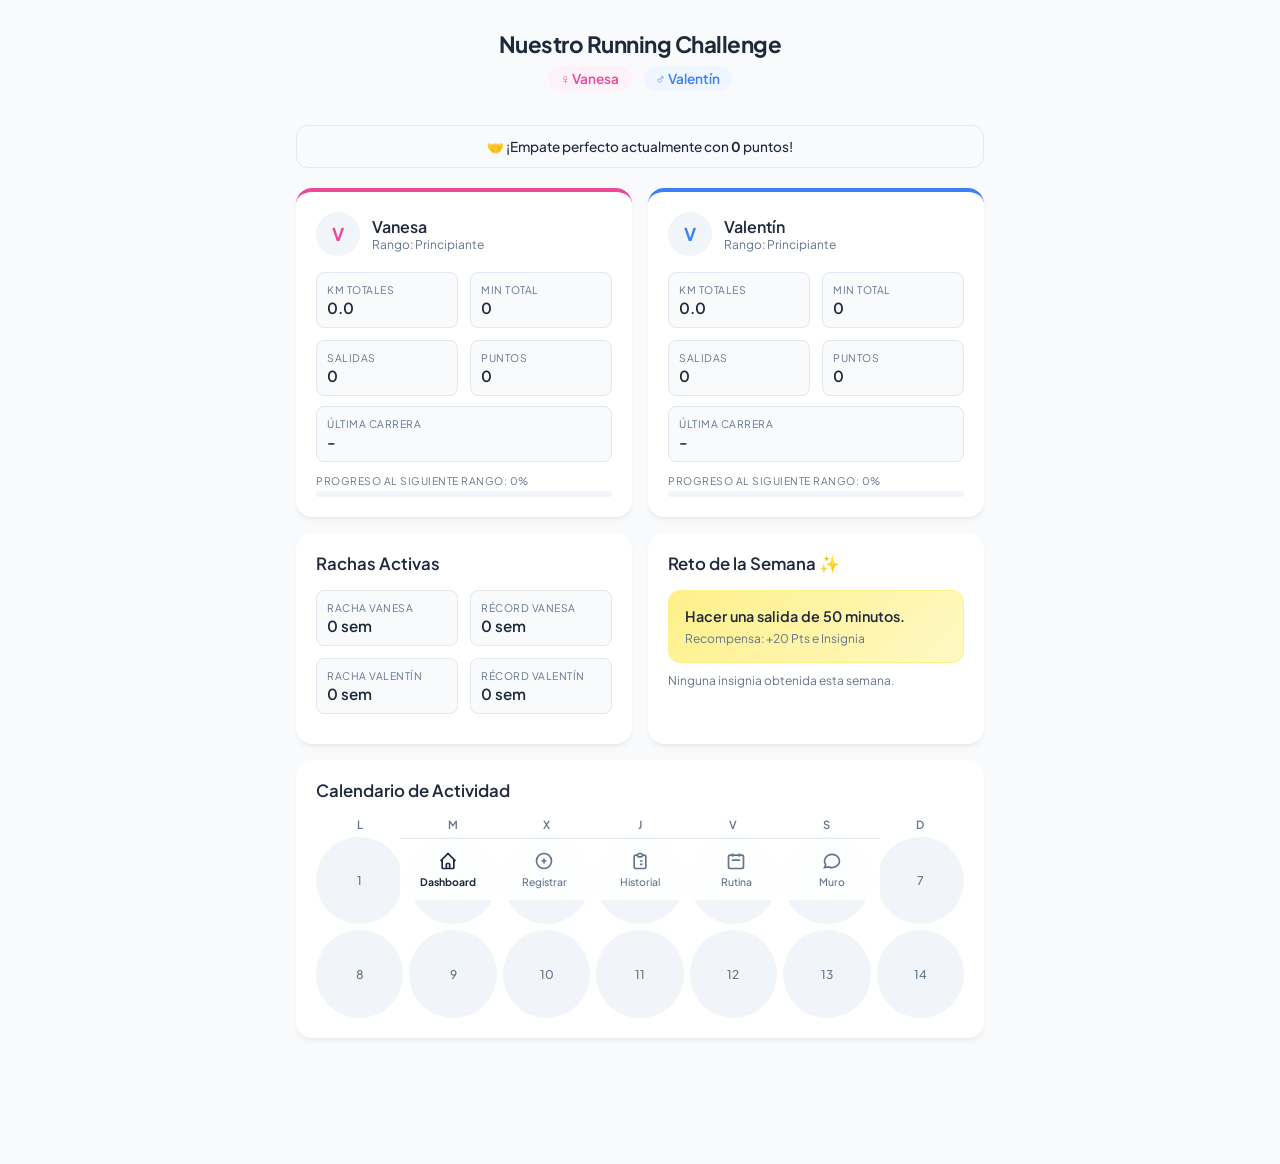
<file: frontend/src/index.html>
<!DOCTYPE html>
<html lang="es">
<head>
    <meta charset="UTF-8">
    <meta name="viewport" content="width=device-width, initial-scale=1.0">
    <title>Nuestro Running Challenge</title>
    <link rel="preconnect" href="https://fonts.googleapis.com">
    <link rel="preconnect" href="https://fonts.gstatic.com" crossorigin>
    <link href="https://fonts.googleapis.com/css2?family=Plus+Jakarta+Sans:wght@400;500;600;700&display=swap" rel="stylesheet">
    <link rel="stylesheet" href="styles.css">
</head>
<body>

    <div class="app-container">
        <header>
            <h1>Nuestro Running Challenge</h1>
            <div class="header-users">
                <span class="user-badge badge-vanesa">♀ Vanesa</span>
                <span class="user-badge badge-valentin">♂ Valentín</span>
            </div>
        </header>

        <main id="sec-dashboard" class="section-view active">
            <div class="vs-bar" id="vs-status">Cargando estado de la competencia...</div>

            <div class="grid-desktop">
                <div class="card profile-card vanesa">
                    <div class="profile-header">
                        <div class="profile-avatar" style="color: var(--vanesa-color);">V</div>
                        <div class="profile-title">
                            <h3>Vanesa</h3>
                            <p id="v-range">Rango: Principiante</p>
                        </div>
                    </div>
                    <div class="stats-grid">
                        <div class="stat-box"><div class="stat-label">Km Totales</div><div class="stat-value" id="v-km">0</div></div>
                        <div class="stat-box"><div class="stat-label">Min Total</div><div class="stat-value" id="v-min">0</div></div>
                        <div class="stat-box"><div class="stat-label">Salidas</div><div class="stat-value" id="v-salidas">0</div></div>
                        <div class="stat-box"><div class="stat-label">Puntos</div><div class="stat-value" id="v-pts">0</div></div>
                    </div>
                    <div class="stat-box" style="margin-top:10px;"><div class="stat-label">Última Carrera</div><div class="stat-value" id="v-date">-</div></div>
                    <div class="progress-container">
                        <div class="stat-label" id="v-next-range-txt">Próximo rango: 0%</div>
                        <div class="progress-bar-bg"><div class="progress-bar-fill" id="v-bar" style="background:var(--vanesa-color)"></div></div>
                    </div>
                </div>

                <div class="card profile-card valentin">
                    <div class="profile-header">
                        <div class="profile-avatar" style="color: var(--valentin-color);">V</div>
                        <div class="profile-title">
                            <h3>Valentín</h3>
                            <p id="v2-range">Rango: Principiante</p>
                        </div>
                    </div>
                    <div class="stats-grid">
                        <div class="stat-box"><div class="stat-label">Km Totales</div><div class="stat-value" id="v2-km">0</div></div>
                        <div class="stat-box"><div class="stat-label">Min Total</div><div class="stat-value" id="v2-min">0</div></div>
                        <div class="stat-box"><div class="stat-label">Salidas</div><div class="stat-value" id="v2-salidas">0</div></div>
                        <div class="stat-box"><div class="stat-label">Puntos</div><div class="stat-value" id="v2-pts">0</div></div>
                    </div>
                    <div class="stat-box" style="margin-top:10px;"><div class="stat-label">Última Carrera</div><div class="stat-value" id="v2-date">-</div></div>
                    <div class="progress-container">
                        <div class="stat-label" id="v2-next-range-txt">Próximo rango: 0%</div>
                        <div class="progress-bar-bg"><div class="progress-bar-fill" id="v2-bar" style="background:var(--valentin-color)"></div></div>
                    </div>
                </div>
            </div>

            <div class="grid-desktop">
                <div class="card">
                    <h2>Rachas Activas</h2>
                    <div class="stats-grid">
                        <div class="stat-box"><div class="stat-label">Racha Vanesa</div><div class="stat-value" id="v-racha">0 sem</div></div>
                        <div class="stat-box"><div class="stat-label">Récord Vanesa</div><div class="stat-value" id="v-record">0 sem</div></div>
                        <div class="stat-box"><div class="stat-label">Racha Valentín</div><div class="stat-value" id="v2-racha">0 sem</div></div>
                        <div class="stat-box"><div class="stat-label">Récord Valentín</div><div class="stat-value" id="v2-record">0 sem</div></div>
                    </div>
                    <div id="streak-congrats" style="font-size:0.8rem; color:var(--shared-color); margin-top:10px; font-weight:600; text-align:center;"></div>
                </div>

                <div class="card">
                    <h2>Reto de la Semana ✨</h2>
                    <div class="challenge-box">
                        <p id="challenge-desc" style="font-size:0.9rem; font-weight:600; margin-bottom:6px;">Cargando reto...</p>
                        <p style="font-size:0.75rem; color:var(--text-muted);">Recompensa: +20 Pts e Insignia</p>
                    </div>
                    <div class="badge-list" id="insignias-list"></div>
                </div>
            </div>

            <div class="card full-width-desktop">
                <h2>Calendario de Actividad</h2>
                <div class="calendar-grid" id="calendar-element"></div>
            </div>
        </main>

        <section id="sec-registro" class="section-view">
            <div class="card">
                <h2>Registrar Nueva Salida</h2>
                <form id="run-form">
                    <div class="form-group">
                        <label for="form-runner">Runner</label>
                        <select class="form-control" id="form-runner" required>
                            <option value="vanesa">Vanesa</option>
                            <option value="valentin">Valentín</option>
                        </select>
                    </div>
                    <div class="form-group">
                        <label for="form-date">Fecha</label>
                        <input type="date" class="form-control" id="form-date" required>
                    </div>
                    <div class="form-group">
                        <label for="form-km">Kilómetros Recorridos</label>
                        <input type="number" step="0.01" class="form-control" id="form-km" placeholder="Ej: 5.4" required>
                    </div>
                    <div class="form-group">
                        <label for="form-min">Minutos Corridos</label>
                        <input type="number" class="form-control" id="form-min" placeholder="Ej: 35" required>
                    </div>
                    <div class="form-group">
                        <label for="form-comment">Comentario (Opcional)</label>
                        <input type="text" class="form-control" id="form-comment" placeholder="¡Buenas sensaciones!">
                    </div>
                    <button type="submit" class="btn">Guardar Registro</button>
                </form>
            </div>
        </section>

        <section id="sec-historial" class="section-view">
            <div class="card">
                <h2>Historial de Actividad</h2>
                <div class="filter-tabs">
                    <button class="tab-btn active" id="filter-all-btn">Todos</button>
                    <button class="tab-btn" id="filter-vanesa-btn">Vanesa</button>
                    <button class="tab-btn" id="filter-valentin-btn">Valentín</button>
                </div>
                <div id="history-container"></div>
            </div>
        </section>

        <section id="sec-rutina" class="section-view">
            <div class="card">
                <h2>Plan de Entrenamiento</h2>
                <p style="font-size:0.85rem; color:var(--text-muted); margin-bottom:16px;" id="current-week-display">Cargando...</p>
                
                <div style="margin-bottom:16px; padding:12px; background:#f8fafc; border-radius:8px;">
                    <span class="stat-label">Progreso de Vanesa esta semana</span>
                    <div class="progress-bar-bg"><div class="progress-bar-fill" id="v-week-progress" style="background:var(--vanesa-color)"></div></div>
                </div>
                <div style="margin-bottom:20px; padding:12px; background:#f8fafc; border-radius:8px;">
                    <span class="stat-label">Progreso de Valentín esta semana</span>
                    <div class="progress-bar-bg"><div class="progress-bar-fill" id="v2-week-progress" style="background:var(--valentin-color)"></div></div>
                </div>

                <hr style="border:0; border-top:1px solid #e2e8f0; margin-bottom:16px;">

                <div style="display:flex; flex-direction:column; gap:12px;">
                    <div style="padding:10px; border-left:3px solid var(--text-main);">
                        <strong>Semana 1 y 2</strong> — Meta: 2 horas de trote (Ej: 3x40min o 4x30min)
                    </div>
                    <div style="padding:10px; border-left:3px solid var(--text-main);">
                        <strong>Semana 3 y 4</strong> — Meta: 2 horas y 20 minutos de trote.
                    </div>
                    <div style="padding:10px; border-left:3px solid var(--text-main);">
                        <strong>Semana 5 y 6</strong> — Meta: 2 horas y 40 minutos + últimos 10min rápidos en una salida.
                    </div>
                    <div style="padding:10px; border-left:3px solid var(--text-main);">
                        <strong>Semana 7 y 8</strong> — Meta: 3 horas de trote (Incluir: 10m suave / 20m cómodo / 10m suave).
                    </div>
                </div>
            </div>
        </section>

        <section id="sec-muro" class="section-view">
            <div class="card">
                <h2>Muro de Motivación</h2>
                <div class="wall-input">
                    <select id="wall-author" class="form-control" style="width:30%">
                        <option value="Vanesa">Vanesa</option>
                        <option value="Valentín">Valentín</option>
                    </select>
                    <input type="text" id="wall-msg" class="form-control" placeholder="Escribe un mensaje motivador...">
                    <button class="btn" style="margin:0; width:auto; padding:10px 16px;" id="wall-send-btn">Enviar</button>
                </div>
                <div id="wall-container"></div>
            </div>
        </section>
    </div>

    <nav class="bottom-nav">
        <button class="nav-item active" data-section="sec-dashboard">
            <svg viewBox="0 0 24 24"><path d="M3 12l2-2m0 0l7-7 7 7M5 10v10a1 1 0 001 1h3m10-11l2 2m-2-2v10a1 1 0 01-1 1h-3m-6 0a1 1 0 001-1v-4a1 1 0 011-1h2a1 1 0 011 1v4a1 1 0 001 1m-6 0h6"/></svg>
            Dashboard
        </button>
        <button class="nav-item" data-section="sec-registro">
            <svg viewBox="0 0 24 24"><path d="M12 9v3m0 0v3m0-3h3m-3 0H9m12 0a9 9 0 11-18 0 9 9 0 0118 0z"/></svg>
            Registrar
        </button>
        <button class="nav-item" data-section="sec-historial">
            <svg viewBox="0 0 24 24"><path d="M9 5H7a2 2 0 00-2 2v12a2 2 0 002 2h10a2 2 0 002-2V7a2 2 0 00-2-2h-2M9 5a2 2 0 002 2h2a2 2 0 002-2M9 5a2 2 0 012-2h2a2 2 0 012 2m-3 7h3m-3 4h3m-6-4h.01M9 16h.01"/></svg>
            Historial
        </button>
        <button class="nav-item" data-section="sec-rutina">
            <svg viewBox="0 0 24 24"><path d="M8 7V3m8 4V3m-9 8h10M5 21h14a2 2 0 002-2V7a2 2 0 00-2-2H5a2 2 0 00-2 2v12a2 2 0 002 2z"/></svg>
            Rutina
        </button>
        <button class="nav-item" data-section="sec-muro">
            <svg viewBox="0 0 24 24"><path d="M8 12h.01M12 12h.01M16 12h.01M21 12c0 4.418-4.03 8-9 8a9.863 9.863 0 01-4.255-.949L3 20l1.395-3.72C3.512 15.042 3 13.574 3 12c0-4.418 4.03-8 9-8s9 3.582 9 8z"/></svg>
            Muro
        </button>
    </nav>

    <script src="app.js"></script>
</body>
</html>
</file>
<file: frontend/src/styles.css>
:root {
    /* Modo Claro por Defecto */
    --bg-color: #f8fafc;
    --card-bg: #ffffff;
    --text-main: #1e293b;
    --text-muted: #64748b;
    --vanesa-color: #ec4899;
    --vanesa-bg: #fdf2f8;
    --valentin-color: #3b82f6;
    --valentin-bg: #eff6ff;
    --shared-color: #10b981;
    --shared-bg: #ecfdf5;
    --border-radius: 16px;
    --shadow: 0 4px 6px -1px rgb(0 0 0 / 0.05), 0 2px 4px -2px rgb(0 0 0 / 0.05);
    --nav-bg: rgba(255, 255, 255, 0.85);
    --input-bg: #f8fafc;
    --input-border: #e2e8f0;
    --calendar-empty: #f1f5f9;
    --challenge-bg: linear-gradient(135deg, #fef08a 0%, #fef9c3 100%);
    --challenge-border: #fef08a;
    --challenge-text: #1e293b;
}

/* Modo Oscuro Automático */
@media (prefers-color-scheme: dark) {
    :root {
        --bg-color: #0f172a;
        --card-bg: #1e293b;
        --text-main: #f1f5f9;
        --text-muted: #94a3b8;
        --vanesa-color: #f472b6;
        --vanesa-bg: #371e2e;
        --valentin-color: #60a5fa;
        --valentin-bg: #1e293b;
        --shared-color: #34d399;
        --shared-bg: #064e3b;
        --shadow: 0 4px 6px -1px rgb(0 0 0 / 0.3), 0 2px 4px -2px rgb(0 0 0 / 0.3);
        --nav-bg: rgba(30, 41, 59, 0.85);
        --input-bg: #0f172a;
        --input-border: #334155;
        --calendar-empty: #334155;
        --challenge-bg: linear-gradient(135deg, #3e3a12 0%, #2e2b10 100%);
        --challenge-border: #854d0e;
        --challenge-text: #fef08a;
    }
}

* {
    box-sizing: border-box;
    margin: 0;
    padding: 0;
    font-family: 'Plus Jakarta Sans', sans-serif;
    -webkit-tap-highlight-color: transparent;
}

body {
    background-color: var(--bg-color);
    color: var(--text-main);
    padding-bottom: 90px;
    display: flex;
    justify-content: center;
    transition: background-color 0.3s, color 0.3s;
}

.app-container {
    width: 100%;
    max-width: 480px;
    padding: 20px 16px;
}

@media (min-width: 768px) {
    .app-container {
        max-width: 720px;
    }
    .grid-desktop {
        display: grid;
        grid-template-columns: 1fr 1fr;
        gap: 16px;
    }
    .full-width-desktop {
        grid-column: span 2;
    }
}

/* Encabezado */
header {
    text-align: center;
    margin-bottom: 24px;
    padding: 10px 0;
}

header h1 {
    font-size: 1.4rem;
    font-weight: 700;
    letter-spacing: -0.5px;
    margin-bottom: 8px;
}

.header-users {
    display: flex;
    justify-content: center;
    gap: 12px;
    font-size: 0.85rem;
    font-weight: 600;
}

.user-badge {
    padding: 4px 12px;
    border-radius: 20px;
}

.badge-vanesa { background-color: var(--vanesa-bg); color: var(--vanesa-color); }
.badge-valentin { background-color: var(--valentin-bg); color: var(--valentin-color); }

/* Componentes de Tarjetas */
.card {
    background: var(--card-bg);
    border-radius: var(--border-radius);
    padding: 20px;
    margin-bottom: 16px;
    box-shadow: var(--shadow);
    transition: background-color 0.3s, box-shadow 0.3s;
}

h2 {
    font-size: 1.05rem;
    font-weight: 600;
    margin-bottom: 16px;
    color: var(--text-main);
}

.section-view {
    display: none;
}

.section-view.active {
    display: block;
}

/* Balance de Competencia */
.vs-bar {
    background: var(--input-bg);
    border: 1px solid var(--input-border);
    padding: 12px;
    border-radius: 12px;
    text-align: center;
    font-size: 0.85rem;
    font-weight: 500;
    margin-bottom: 20px;
}

/* Perfiles del Dashboard */
.profile-card {
    border-top: 4px solid transparent;
}
.profile-card.vanesa { border-top-color: var(--vanesa-color); }
.profile-card.valentin { border-top-color: var(--valentin-color); }

.profile-header {
    display: flex;
    align-items: center;
    gap: 12px;
    margin-bottom: 16px;
}

.profile-avatar {
    width: 44px;
    height: 44px;
    border-radius: 50%;
    background: var(--calendar-empty);
    display: flex;
    align-items: center;
    justify-content: center;
    font-weight: 700;
    font-size: 1.1rem;
}

.profile-title h3 { font-size: 1rem; font-weight: 600; }
.profile-title p { font-size: 0.75rem; color: var(--text-muted); }

.stats-grid {
    display: grid;
    grid-template-columns: repeat(2, 1fr);
    gap: 12px;
}

.stat-box {
    background: var(--input-bg);
    padding: 10px;
    border-radius: 8px;
    border: 1px solid var(--input-border);
}

.stat-label { font-size: 0.65rem; color: var(--text-muted); text-transform: uppercase; letter-spacing: 0.5px; }
.stat-value { font-size: 0.95rem; font-weight: 600; margin-top: 2px; }

.progress-container {
    margin-top: 12px;
}
.progress-bar-bg {
    background: var(--calendar-empty);
    height: 6px;
    border-radius: 3px;
    overflow: hidden;
    margin-top: 4px;
}
.progress-bar-fill {
    height: 100%;
    width: 0%;
    transition: width 0.3s ease;
}

/* Formularios */
.form-group {
    margin-bottom: 14px;
}
.form-group label {
    display: block;
    font-size: 0.8rem;
    font-weight: 600;
    margin-bottom: 6px;
    color: var(--text-muted);
}
.form-control {
    width: 100%;
    padding: 10px 12px;
    border: 1px solid var(--input-border);
    border-radius: 8px;
    font-size: 0.9rem;
    outline: none;
    background: var(--input-bg);
    color: var(--text-main);
}
.form-control:focus {
    border-color: var(--text-muted);
}
/* Estilo para inputs de fecha nativos en modo oscuro */
color-scheme: light dark;

.btn {
    width: 100%;
    padding: 12px;
    background: var(--text-main);
    color: var(--bg-color);
    border: none;
    border-radius: 8px;
    font-weight: 600;
    font-size: 0.9rem;
    cursor: pointer;
    margin-top: 8px;
}

/* Historial de Actividad */
.filter-tabs {
    display: flex;
    gap: 8px;
    margin-bottom: 16px;
}
.tab-btn {
    padding: 6px 14px;
    border-radius: 20px;
    border: 1px solid var(--input-border);
    background: var(--card-bg);
    color: var(--text-main);
    font-size: 0.8rem;
    font-weight: 500;
    cursor: pointer;
}
.tab-btn.active {
    background: var(--text-main);
    color: var(--bg-color);
    border-color: var(--text-main);
}

.history-item {
    padding: 12px;
    border-left: 4px solid var(--input-border);
    background: var(--input-bg);
    border-radius: 0 8px 8px 0;
    margin-bottom: 10px;
    font-size: 0.85rem;
}
.history-item.vanesa { border-left-color: var(--vanesa-color); }
.history-item.valentin { border-left-color: var(--valentin-color); }
.history-header { display: flex; justify-content: space-between; margin-bottom: 4px; font-weight: 600;}
.history-comment { font-style: italic; color: var(--text-muted); margin-top: 4px; font-size: 0.8rem;}

/* Calendario */
.calendar-grid {
    display: grid;
    grid-template-columns: repeat(7, 1fr);
    gap: 6px;
    text-align: center;
}
.calendar-day-head { font-size: 0.7rem; font-weight: 600; color: var(--text-muted); }
.calendar-day {
    aspect-ratio: 1;
    display: flex;
    align-items: center;
    justify-content: center;
    font-size: 0.75rem;
    border-radius: 50%;
    background: var(--calendar-empty);
    font-weight: 500;
    color: var(--text-muted);
}
.calendar-day.cal-vanesa { background-color: var(--vanesa-bg); color: var(--vanesa-color); font-weight: 700; }
.calendar-day.cal-valentin { background-color: var(--valentin-bg); color: var(--valentin-color); font-weight: 700; }
.calendar-day.cal-shared { background-color: var(--shared-bg); color: var(--shared-color); font-weight: 700; box-shadow: 0 0 0 2px var(--shared-color); }

/* Retos e Insignias */
.challenge-box {
    background: var(--challenge-bg);
    padding: 16px;
    border-radius: 12px;
    border: 1px solid var(--challenge-border);
}
#challenge-desc {
    color: var(--challenge-text);
}
.badge-list {
    display: flex;
    gap: 8px;
    flex-wrap: wrap;
    margin-top: 10px;
}
.badge-icon {
    background: var(--input-bg);
    border: 1px solid var(--input-border);
    padding: 4px 8px;
    border-radius: 6px;
    font-size: 0.75rem;
}

/* Muro */
.wall-input { display: flex; gap: 8px; margin-bottom: 12px;}
.msg-card {
    background: var(--input-bg);
    border: 1px solid var(--input-border);
    padding: 10px;
    border-radius: 8px;
    margin-bottom: 8px;
    font-size: 0.85rem;
}
.msg-meta { font-size: 0.7rem; color: var(--text-muted); margin-bottom: 2px; font-weight: 600;}

/* Menú Inferior de Navegación */
nav.bottom-nav {
    position: fixed;
    bottom: 0;
    left: 50%;
    transform: translateX(-50%);
    width: 100%;
    max-width: 480px;
    background: var(--nav-bg);
    backdrop-filter: blur(12px);
    -webkit-backdrop-filter: blur(12px);
    border-top: 1px solid var(--input-border);
    display: flex;
    justify-content: space-around;
    padding: 12px 0 calc(12px + env(safe-area-inset-bottom, 0px));
    z-index: 1000;
    transition: background-color 0.3s, border-top-color 0.3s;
}

.nav-item {
    background: none;
    border: none;
    display: flex;
    flex-direction: column;
    align-items: center;
    color: var(--text-muted);
    font-size: 0.65rem;
    font-weight: 500;
    cursor: pointer;
    width: 20%;
}

.nav-item svg {
    width: 20px;
    height: 20px;
    margin-bottom: 4px;
    fill: none;
    stroke: currentColor;
    stroke-width: 2;
}

.nav-item.active {
    color: var(--text-main);
    font-weight: 700;
}

/* Botón de eliminación en historial */
.delete-btn {
    background: none;
    border: none;
    cursor: pointer;
    font-size: 0.9rem;
    padding: 2px 6px;
    border-radius: 6px;
    transition: background-color 0.2s;
    opacity: 0.6;
}

.delete-btn:hover {
    background-color: rgba(239, 68, 68, 0.15); /* Rojo suave al pasar el cursor */
    opacity: 1;
}

@media (prefers-color-scheme: dark) {
    .delete-btn:hover {
        background-color: rgba(248, 113, 113, 0.2);
    }
}
</file>
